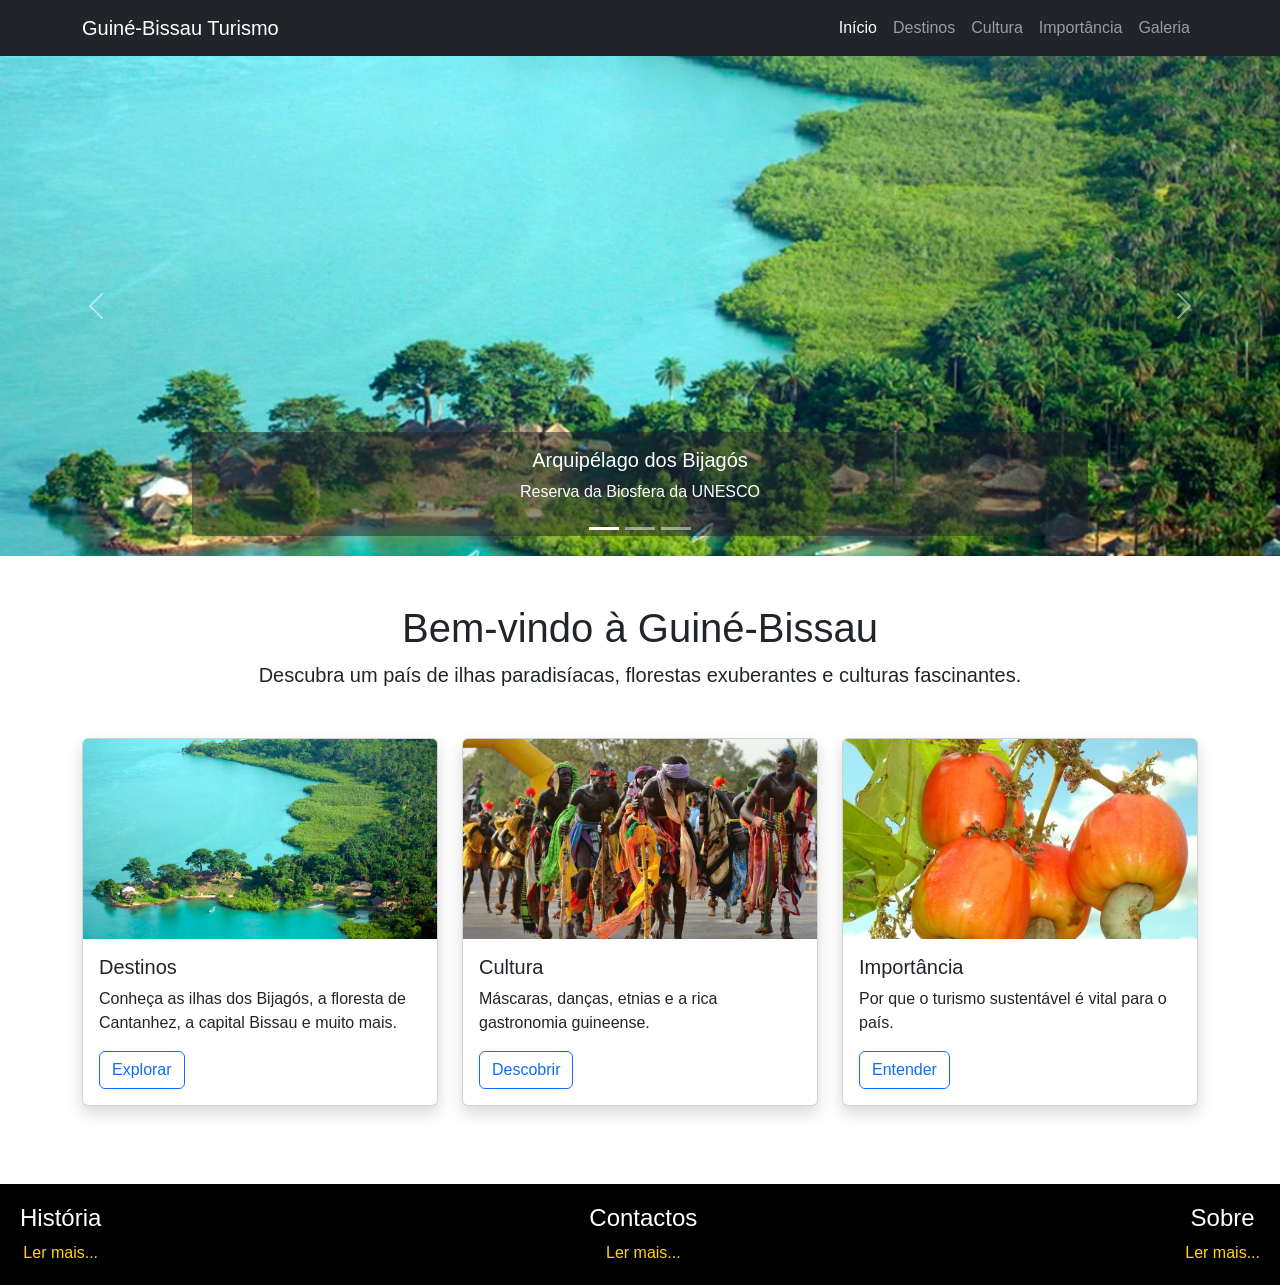
<file: index.html>
<!DOCTYPE html>
<html lang="pt">
<head>
    <meta charset="UTF-8">
    <meta name="viewport" content="width=device-width, initial-scale=1.0">
    <title>Guiné-Bissau Turismo</title>
    <!-- Bootstrap CSS e Bootstrap js -->
     <link rel="stylesheet" href="bootstrap-5.3.3-dist/css/bootstrap.min.css">
     <script src="bootstrap-5.3.3-dist/js/bootstrap.bundle.min.js"></script>
    <!-- CSS personalizado -->
    <link rel="stylesheet" href="css/Style.css">
</head>
<body>
    <nav class="navbar navbar-expand-lg navbar-dark bg-dark">
        <div class="container">
            <a class="navbar-brand" href="index.html">Guiné-Bissau Turismo</a>
            <button class="navbar-toggler" type="button" data-bs-toggle="collapse" data-bs-target="#navbarNav">
                <span class="navbar-toggler-icon"></span>
            </button>
            <div class="collapse navbar-collapse" id="navbarNav">
                <ul class="navbar-nav ms-auto">
                    <li class="nav-item"><a class="nav-link active" href="index.html">Início</a></li>
                    <li class="nav-item"><a class="nav-link" href="destinos.html">Destinos</a></li>
                    <li class="nav-item"><a class="nav-link" href="cultura.html">Cultura</a></li>
                    <li class="nav-item"><a class="nav-link" href="importancia.html">Importância</a></li>
                    <li class="nav-item"><a class="nav-link" href="galeria.html">Galeria</a></li>
                </ul>
            </div>
        </div>
    </nav>

    <!-- Carrossel de destaques -->
    <div id="carouselDestaques" class="carousel slide" data-bs-ride="carousel">
        <div class="carousel-indicators">
            <button type="button" data-bs-target="#carouselDestaques" data-bs-slide-to="0" class="active"></button>
            <button type="button" data-bs-target="#carouselDestaques" data-bs-slide-to="1"></button>
            <button type="button" data-bs-target="#carouselDestaques" data-bs-slide-to="2"></button>
        </div>
        <div class="carousel-inner">
            <div class="carousel-item active">
                <img src="img/BOLAMA~mv2.webp" class="d-block w-100" alt="Praias">
                <div class="carousel-caption d-none d-md-block bg-dark bg-opacity-50 p-3 rounded">
                    <h5>Arquipélago dos Bijagós</h5>
                    <p>Reserva da Biosfera da UNESCO</p>
                </div>
            </div>
            <div class="carousel-item">
                <img src="img/Poilao-1536x1022.jpg" class="d-block w-100" alt="Floresta">
                <div class="carousel-caption d-none d-md-block bg-dark bg-opacity-50 p-3 rounded">
                    <h5>Parque Nacional de Cantanhez</h5>
                    <p>Floresta tropical e chimpanzés</p>
                </div>
            </div>
            <div class="carousel-item">
                <img src="img/Mercado Bandim.jpg" class="d-block w-100" alt="Mercado">
                <div class="carousel-caption d-none d-md-block bg-dark bg-opacity-50 p-3 rounded">
                    <h5>Mercado de Bandim</h5>
                    <p>Cores e sabores de Bissau</p>
                </div>
            </div>
        </div>
        <button class="carousel-control-prev" type="button" data-bs-target="#carouselDestaques" data-bs-slide="prev">
            <span class="carousel-control-prev-icon"></span>
            <span class="visually-hidden">Anterior</span>
        </button>
        <button class="carousel-control-next" type="button" data-bs-target="#carouselDestaques" data-bs-slide="next">
            <span class="carousel-control-next-icon"></span>
            <span class="visually-hidden">Próximo</span>
        </button>
    </div>

    <!-- Conteúdo principal -->
    <main class="container my-5">
        <div class="text-center mb-5">
            <h1>Bem-vindo à Guiné-Bissau</h1>
            <p class="lead">Descubra um país de ilhas paradisíacas, florestas exuberantes e culturas fascinantes.</p>
        </div>

        <!-- Cards de chamada para as seções -->
        <div class="row g-4">
            
            <div class="col-md-4">
                <div class="card h-100 shadow">
                    <img src="img/BOLAMA~mv2.webp" class="card-img-top" alt="Destinos">
                    <div class="card-body">
                        <h5 class="card-title">Destinos</h5>
                        <p class="card-text">Conheça as ilhas dos Bijagós, a floresta de Cantanhez, a capital Bissau e muito mais.</p>
                        <a href="destinos.html" class="btn btn-outline-primary">Explorar</a>
                    </div>
                </div>
            </div>

            <div class="col-md-4">
                <div class="card h-100 shadow">
                    <img src="img/Carnaval .jpg" class="card-img-top" alt="Cultura">
                    <div class="card-body">
                        <h5 class="card-title">Cultura</h5>
                        <p class="card-text">Máscaras, danças, etnias e a rica gastronomia guineense.</p>
                        <a href="cultura.html" class="btn btn-outline-primary">Descobrir</a>
                    </div>
                </div>
            </div>

            <div class="col-md-4">
                <div class="card h-100 shadow">
                    <img src="img/caju.jpg" class="card-img-top" alt="Importância">
                    <div class="card-body">
                        <h5 class="card-title">Importância</h5>
                        <p class="card-text">Por que o turismo sustentável é vital para o país.</p>
                        <a href="importancia.html" class="btn btn-outline-primary ">Entender</a>
                    </div>
                </div>
            </div>

        </div>
    </main>

    <!-- Rodapé -->
    <footer class="rodape">
        <div class="rodape-box">
            <h4>História</h4>
            <a href="historia.html">Ler mais...</a>
        </div>

        <div class="rodape-box">
            <h4>Contactos</h4>
            <a href="contato.html">Ler mais...</a>
        </div>

        <div class="rodape-box">
            <h4>Sobre</h4>
            <a href="sobre.html">Ler mais...</a>
        </div>
</footer>

</body>
</html>
</file>
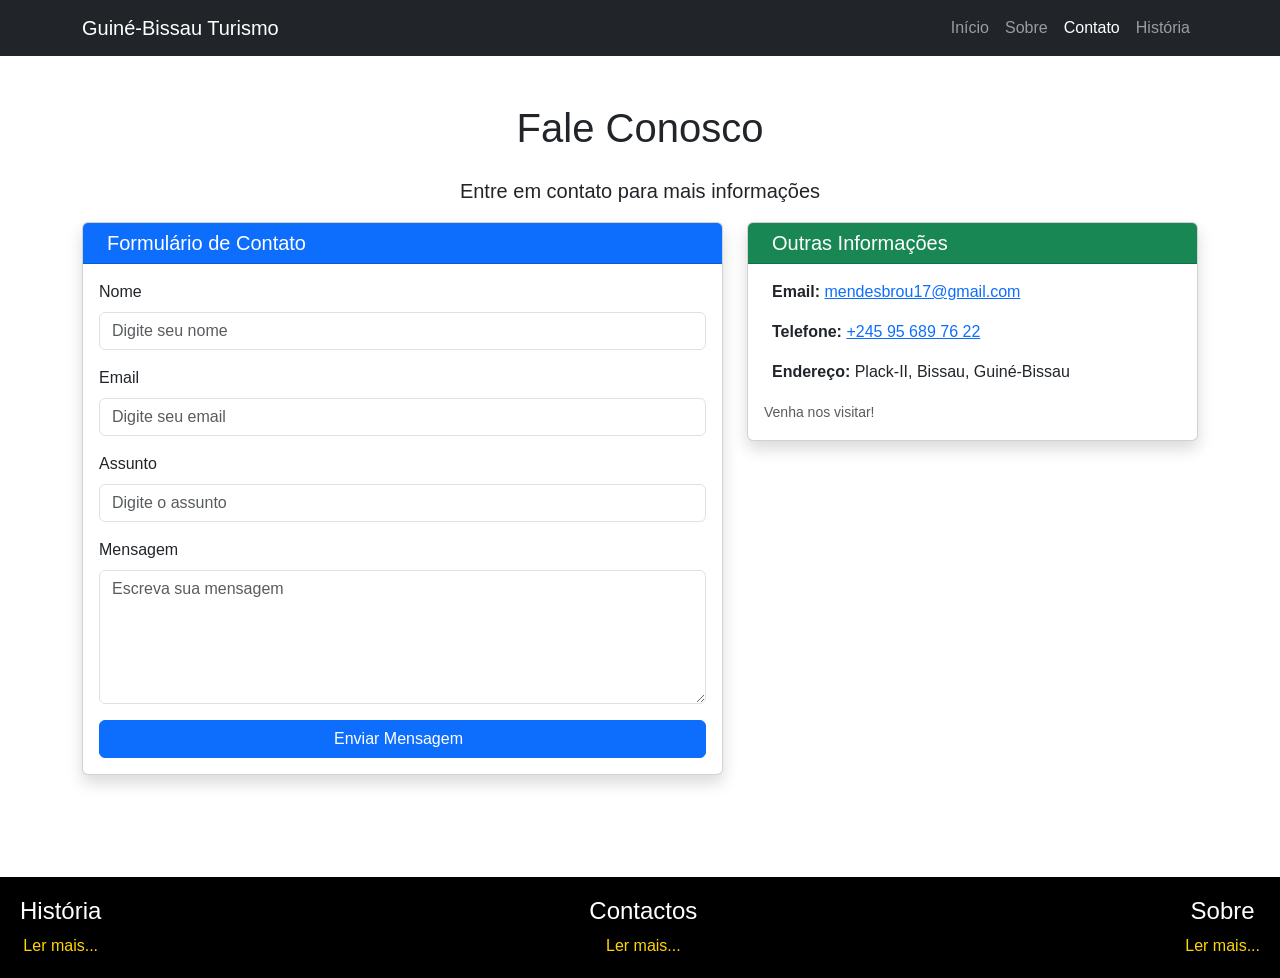
<file: contato.html>
<!DOCTYPE html>
<html lang="pt">
<head>
    <meta charset="UTF-8">
    <meta name="viewport" content="width=device-width, initial-scale=1.0">
    <title>Contato - Guiné-Bissau Turismo</title>
    <!-- Bootstrap CSS e Bootstrap js -->
     <link rel="stylesheet" href="bootstrap-5.3.3-dist/css/bootstrap.min.css">
     <script src="bootstrap-5.3.3-dist/js/bootstrap.bundle.min.js"></script>
    <!-- CSS personalizado -->
    <link rel="stylesheet" href="css/Style.css">

</head>
<body>
    <nav class="navbar navbar-expand-lg navbar-dark bg-dark">
        <div class="container">
            <a class="navbar-brand" href="index.html">Guiné-Bissau Turismo</a>
            <button class="navbar-toggler" type="button" data-bs-toggle="collapse" data-bs-target="#navbarNav">
                <span class="navbar-toggler-icon"></span>
            </button>
            <div class="collapse navbar-collapse" id="navbarNav">
                <ul class="navbar-nav ms-auto">
                    <li class="nav-item"><a class="nav-link" href="index.html">Início</a></li>
                    <li class="nav-item"><a class="nav-link" href="sobre.html">Sobre</a></li>
                    <li class="nav-item"><a class="nav-link active" href="contato.html">Contato</a></li>
                    <li class="nav-item"><a   class="nav-link" href="historia.html">História</a></li>
                </ul>
            </div>
        </div>
    </nav>

    <!-- Conteúdo principal -->
    <main class="container my-5">
        <!-- Título -->
        <h1 class="text-center mb-4">Fale Conosco</h1>
        <p class="text-center lead">Entre em contato para mais informações</p>


        <div class="row">
            <!-- Formulário de contato -->
            <div class="col-md-7 mb-4">
                <div class="card shadow">
                    <div class="card-header bg-primary text-white">
                        <h5 class="mb-0"><i class="bi bi-envelope-fill me-2"></i>Formulário de Contato</h5>
                    </div>
                    <div class="card-body">
                        <form id="formContato" action="contato.php" method="POST">
                            <div class="mb-3">
                                <label for="nome" class="form-label">Nome</label>
                                <input type="text" class="form-control" name="nome" id="nome" placeholder="Digite seu nome" required>
                            </div>
                            <div class="mb-3">
                                <label for="email" class="form-label">Email</label>
                                <input type="email" class="form-control" name="email" id="email" placeholder="Digite seu email" required>
                            </div>
                            <div class="mb-3">
                                <label for="assunto" class="form-label">Assunto</label>
                                <input type="text" class="form-control" name="assunto" id="assunto" placeholder="Digite o assunto" required>
                            </div>
                            <div class="mb-3">
                                <label for="mensagem" class="form-label">Mensagem</label>
                                <textarea class="form-control" name="mensagem" id="mensagem" rows="5" placeholder="Escreva sua mensagem" required></textarea>
                            </div>
                            <button type="submit" class="btn btn-primary w-100">Enviar Mensagem <i class="bi bi-send ms-2"></i></button>
                        </form>
                    </div>
                </div>
            </div>

            <!-- Outras Informações -->
            <div class="col-md-5 mb-4">
                <div class="card shadow">
                    <div class="card-header bg-success text-white">
                        <h5 class="mb-0"><i class="bi bi-info-circle-fill me-2"></i>Outras Informações</h5>
                    </div>
                    <div class="card-body">
                        <ul class="list-unstyled">
                            <li class="mb-3">
                                <i class="bi bi-envelope-fill text-primary me-2"></i>
                                <strong>Email:</strong> <a href="mailto:mendesbrou17@gmail.com">mendesbrou17@gmail.com</a>
                            </li>
                            <li class="mb-3">
                                <i class="bi bi-telephone-fill text-success me-2"></i>
                                <strong>Telefone:</strong> <a href="tel:+245956897622">+245 95 689 76 22</a>
                            </li>
                            <li class="mb-3">
                                <i class="bi bi-geo-alt-fill text-danger me-2"></i>
                                <strong>Endereço:</strong> Plack-II, Bissau, Guiné-Bissau
                            </li>
                        </ul>
                        <div class="mt-3 text-muted">
                            <small><i class="bi bi-map"></i> Venha nos visitar!</small>
                        </div>
                    </div>
                </div>
            </div>
        </div>
    </main>

    <!-- Rodapé -->
    <footer class="rodape">
        <div class="rodape-box">
            <h4>História</h4>
            <a href="historia.html">Ler mais...</a>
        </div>

        <div class="rodape-box">
            <h4>Contactos</h4>
            <a href="contato.html">Ler mais...</a>
        </div>

        <div class="rodape-box">
            <h4>Sobre</h4>
            <a href="sobre.html">Ler mais...</a>
        </div>
     </footer>

     
   
</body>
</html>
</file>
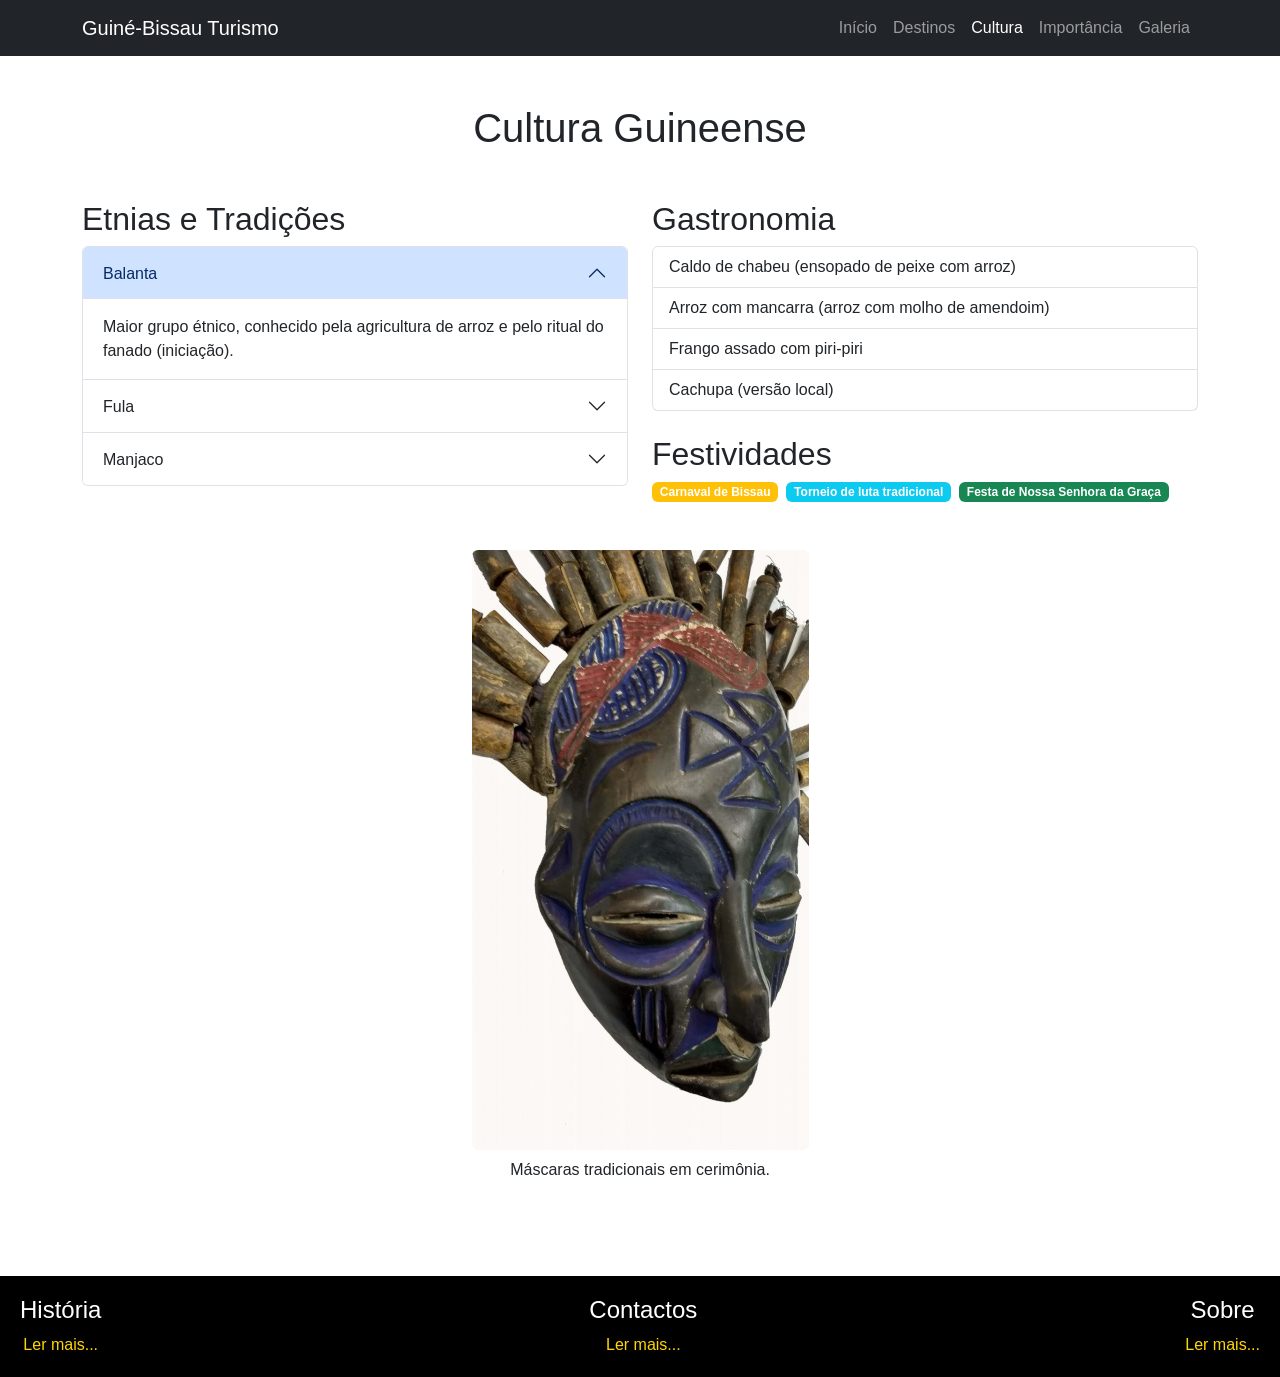
<file: Cultura.html>
<!DOCTYPE html>
<html lang="pt">
<head>
    <meta charset="UTF-8">
    <meta name="viewport" content="width=device-width, initial-scale=1.0">
    <title>Cultura - Guiné-Bissau</title>
    <meta charset="UTF-8">
    <meta name="viewport" content="width=device-width, initial-scale=1.0">
    <title>Guiné-Bissau Turismo</title>
    <!-- Bootstrap CSS e Bootstrap js -->
     <link rel="stylesheet" href="bootstrap-5.3.3-dist/css/bootstrap.min.css">
     <script src="bootstrap-5.3.3-dist/js/bootstrap.bundle.min.js"></script>
    
    <link rel="stylesheet" href="css/Style.css">
</head>
<body>
    <nav class="navbar navbar-expand-lg navbar-dark bg-dark">
        <div class="container">
            <a class="navbar-brand" href="index.html">Guiné-Bissau Turismo</a>
            <button class="navbar-toggler" type="button" data-bs-toggle="collapse" data-bs-target="#navbarNav">
                <span class="navbar-toggler-icon"></span>
            </button>
            <div class="collapse navbar-collapse" id="navbarNav">
                <ul class="navbar-nav ms-auto">
                    <li class="nav-item"><a class="nav-link" href="index.html">Início</a></li>
                    <li class="nav-item"><a class="nav-link " href="destinos.html">Destinos</a></li>
                    <li class="nav-item"><a class="nav-link active" href="cultura.html">Cultura</a></li>
                    <li class="nav-item"><a class="nav-link" href="importancia.html">Importância</a></li>
                    <li class="nav-item"><a class="nav-link" href="galeria.html">Galeria</a></li>
                </ul>
            </div>
        </div>
    </nav>

    <main class="container my-5">
        <h1 class="text-center mb-5">Cultura Guineense</h1>

        <div class="row">
            <div class="col-md-6">
                <h2>Etnias e Tradições</h2>
                <!-- Accordion com as etnias -->
                <div class="accordion" id="accordionEtnias">
                    <div class="accordion-item">
                        <h2 class="accordion-header">
                            <button class="accordion-button" type="button" data-bs-toggle="collapse" data-bs-target="#collapseBalanta">
                                Balanta
                            </button>
                        </h2>
                        <div id="collapseBalanta" class="accordion-collapse collapse show" data-bs-parent="#accordionEtnias">
                            <div class="accordion-body">
                                Maior grupo étnico, conhecido pela agricultura de arroz e pelo ritual do fanado (iniciação).
                            </div>
                        </div>
                    </div>
                    <div class="accordion-item">
                        <h2 class="accordion-header">
                            <button class="accordion-button collapsed" type="button" data-bs-toggle="collapse" data-bs-target="#collapseFula">
                                Fula
                            </button>
                        </h2>
                        <div id="collapseFula" class="accordion-collapse collapse" data-bs-parent="#accordionEtnias">
                            <div class="accordion-body">
                                Pastores e comerciantes, presentes em todo o país, de tradição islâmica.
                            </div>
                        </div>
                    </div>
                    <div class="accordion-item">
                        <h2 class="accordion-header">
                            <button class="accordion-button collapsed" type="button" data-bs-toggle="collapse" data-bs-target="#collapseManjaco">
                                Manjaco
                            </button>
                        </h2>
                        <div id="collapseManjaco" class="accordion-collapse collapse" data-bs-parent="#accordionEtnias">
                            <div class="accordion-body">
                                Conhecidos pelas máscaras cerimoniais e pela produção de vinho de palma.
                            </div>
                        </div>
                    </div>
                    <!-- adicione outras etnias -->
                </div>
            </div>
            <div class="col-md-6">
                <h2>Gastronomia</h2>
                <ul class="list-group">
                    <li class="list-group-item">Caldo de chabeu (ensopado de peixe com arroz)</li>
                    <li class="list-group-item">Arroz com mancarra (arroz com molho de amendoim)</li>
                    <li class="list-group-item">Frango assado com piri-piri</li>
                    <li class="list-group-item">Cachupa (versão local)</li>
                </ul>
                <h2 class="mt-4">Festividades</h2>
                <div class="d-flex flex-wrap gap-2">
                    <span class="badge bg-warning">Carnaval de Bissau</span>
                    <span class="badge bg-info">Torneio de luta tradicional</span>
                    <span class="badge bg-success">Festa de Nossa Senhora da Graça</span>
                </div>
            </div>
        </div>

        <!-- Imagem representativa -->
        <div class="text-center mt-5">
            <img src="img/Mascara.jpg" class="img-fluid rounded" alt="Cerimônia">
            <p class="mt-2">Máscaras tradicionais em cerimônia.</p>
        </div>
    </main>

<!-- Rodapé -->
    <footer class="rodape">
        <div class="rodape-box">
            <h4>História</h4>
            <a href="historia.html">Ler mais...</a>
        </div>

        <div class="rodape-box">
            <h4>Contactos</h4>
            <a href="contato.html">Ler mais...</a>
        </div>

        <div class="rodape-box">
            <h4>Sobre</h4>
            <a href="sobre.html">Ler mais...</a>
        </div>
</footer></body>
</html>
</file>
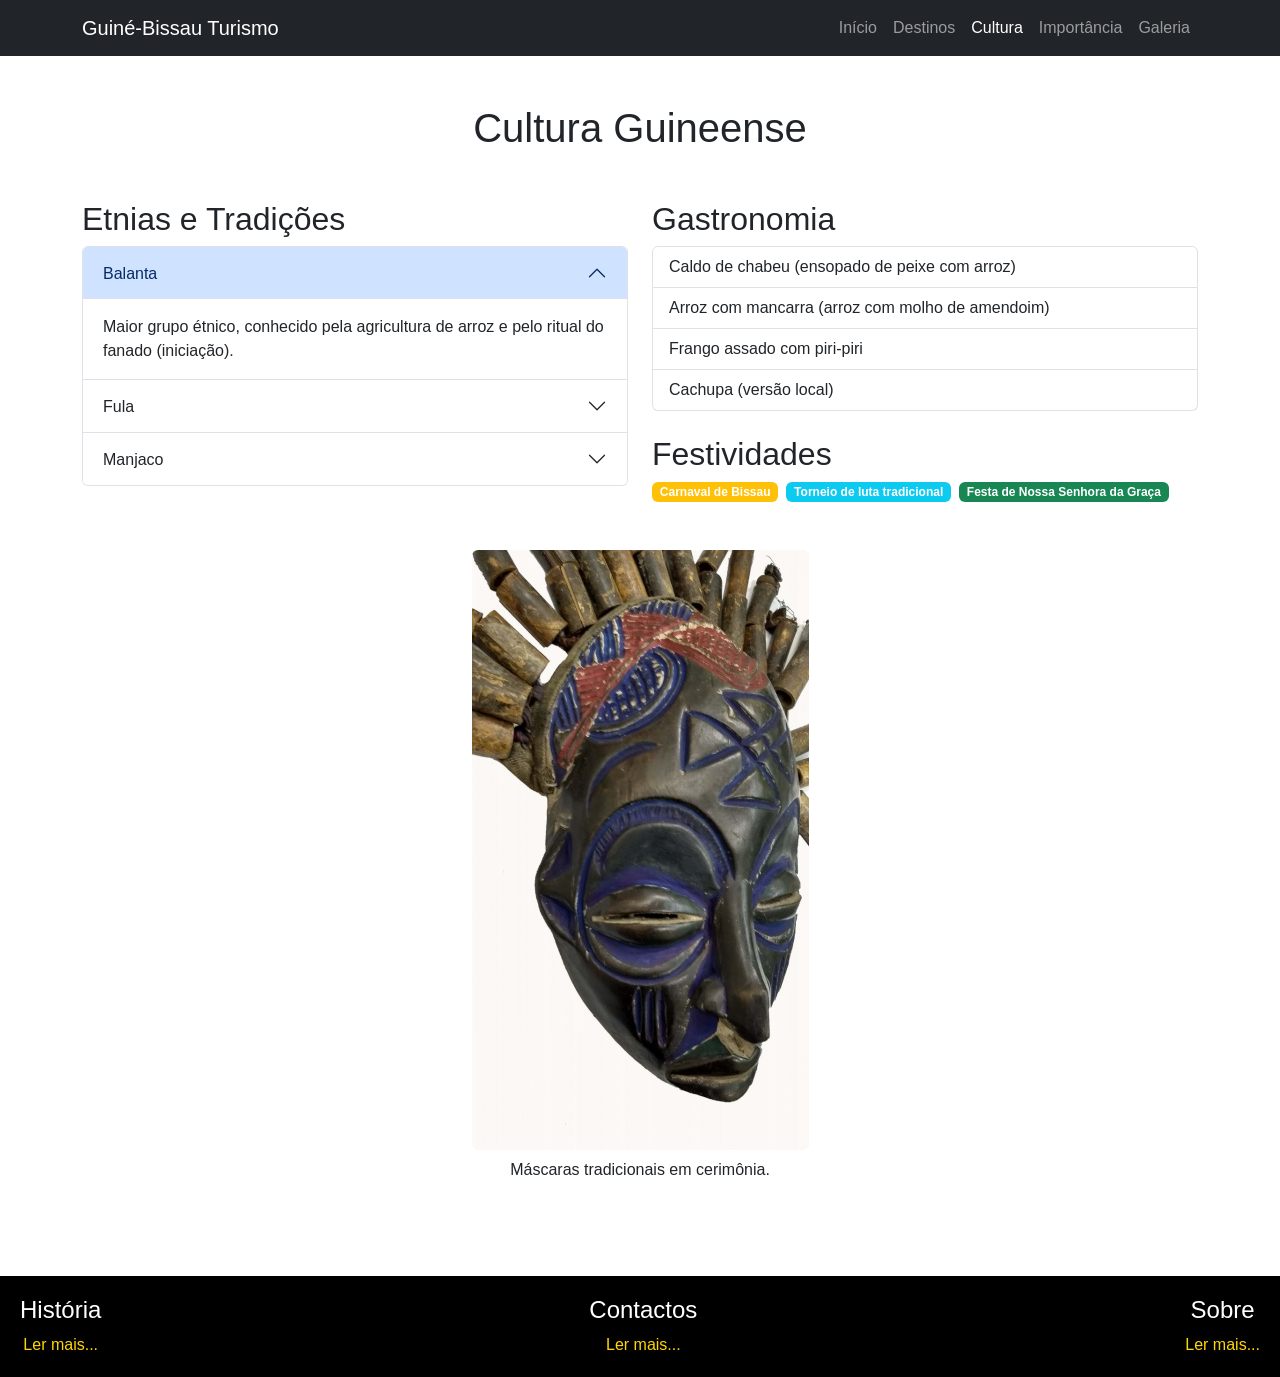
<file: cultura.html>
<!DOCTYPE html>
<html lang="pt">
<head>
    <meta charset="UTF-8">
    <meta name="viewport" content="width=device-width, initial-scale=1.0">
    <title>Cultura - Guiné-Bissau</title>
    <meta charset="UTF-8">
    <meta name="viewport" content="width=device-width, initial-scale=1.0">
    <title>Guiné-Bissau Turismo</title>
    <!-- Bootstrap CSS e Bootstrap js -->
     <link rel="stylesheet" href="bootstrap-5.3.3-dist/css/bootstrap.min.css">
     <script src="bootstrap-5.3.3-dist/js/bootstrap.bundle.min.js"></script>
    
    <link rel="stylesheet" href="css/Style.css">
</head>
<body>
    <nav class="navbar navbar-expand-lg navbar-dark bg-dark">
        <div class="container">
            <a class="navbar-brand" href="index.html">Guiné-Bissau Turismo</a>
            <button class="navbar-toggler" type="button" data-bs-toggle="collapse" data-bs-target="#navbarNav">
                <span class="navbar-toggler-icon"></span>
            </button>
            <div class="collapse navbar-collapse" id="navbarNav">
                <ul class="navbar-nav ms-auto">
                    <li class="nav-item"><a class="nav-link" href="index.html">Início</a></li>
                    <li class="nav-item"><a class="nav-link " href="destinos.html">Destinos</a></li>
                    <li class="nav-item"><a class="nav-link active" href="cultura.html">Cultura</a></li>
                    <li class="nav-item"><a class="nav-link" href="importancia.html">Importância</a></li>
                    <li class="nav-item"><a class="nav-link" href="galeria.html">Galeria</a></li>
                </ul>
            </div>
        </div>
    </nav> <!-- mesma navbar -->

    <main class="container my-5">
        <h1 class="text-center mb-5">Cultura Guineense</h1>

        <div class="row">
            <div class="col-md-6">
                <h2>Etnias e Tradições</h2>
                <!-- Accordion com as etnias -->
                <div class="accordion" id="accordionEtnias">
                    <div class="accordion-item">
                        <h2 class="accordion-header">
                            <button class="accordion-button" type="button" data-bs-toggle="collapse" data-bs-target="#collapseBalanta">
                                Balanta
                            </button>
                        </h2>
                        <div id="collapseBalanta" class="accordion-collapse collapse show" data-bs-parent="#accordionEtnias">
                            <div class="accordion-body">
                                Maior grupo étnico, conhecido pela agricultura de arroz e pelo ritual do fanado (iniciação).
                            </div>
                        </div>
                    </div>
                    <div class="accordion-item">
                        <h2 class="accordion-header">
                            <button class="accordion-button collapsed" type="button" data-bs-toggle="collapse" data-bs-target="#collapseFula">
                                Fula
                            </button>
                        </h2>
                        <div id="collapseFula" class="accordion-collapse collapse" data-bs-parent="#accordionEtnias">
                            <div class="accordion-body">
                                Pastores e comerciantes, presentes em todo o país, de tradição islâmica.
                            </div>
                        </div>
                    </div>
                    <div class="accordion-item">
                        <h2 class="accordion-header">
                            <button class="accordion-button collapsed" type="button" data-bs-toggle="collapse" data-bs-target="#collapseManjaco">
                                Manjaco
                            </button>
                        </h2>
                        <div id="collapseManjaco" class="accordion-collapse collapse" data-bs-parent="#accordionEtnias">
                            <div class="accordion-body">
                                Conhecidos pelas máscaras cerimoniais e pela produção de vinho de palma.
                            </div>
                        </div>
                    </div>
                    <!-- adicione outras etnias -->
                </div>
            </div>
            <div class="col-md-6">
                <h2>Gastronomia</h2>
                <ul class="list-group">
                    <li class="list-group-item">Caldo de chabeu (ensopado de peixe com arroz)</li>
                    <li class="list-group-item">Arroz com mancarra (arroz com molho de amendoim)</li>
                    <li class="list-group-item">Frango assado com piri-piri</li>
                    <li class="list-group-item">Cachupa (versão local)</li>
                </ul>
                <h2 class="mt-4">Festividades</h2>
                <div class="d-flex flex-wrap gap-2">
                    <span class="badge bg-warning">Carnaval de Bissau</span>
                    <span class="badge bg-info">Torneio de luta tradicional</span>
                    <span class="badge bg-success">Festa de Nossa Senhora da Graça</span>
                </div>
            </div>
        </div>

        <!-- Imagem representativa -->
        <div class="text-center mt-5">
            <img src="img/Mascara.jpg" class="img-fluid rounded" alt="Cerimônia">
            <p class="mt-2">Máscaras tradicionais em cerimônia.</p>
        </div>
    </main>

<!-- Rodapé -->
    <footer class="rodape">
        <div class="rodape-box">
            <h4>História</h4>
            <a href="historia.html">Ler mais...</a>
        </div>

        <div class="rodape-box">
            <h4>Contactos</h4>
            <a href="contato.html">Ler mais...</a>
        </div>

        <div class="rodape-box">
            <h4>Sobre</h4>
            <a href="sobre.html">Ler mais...</a>
        </div>
</footer></body>
</html>
</file>
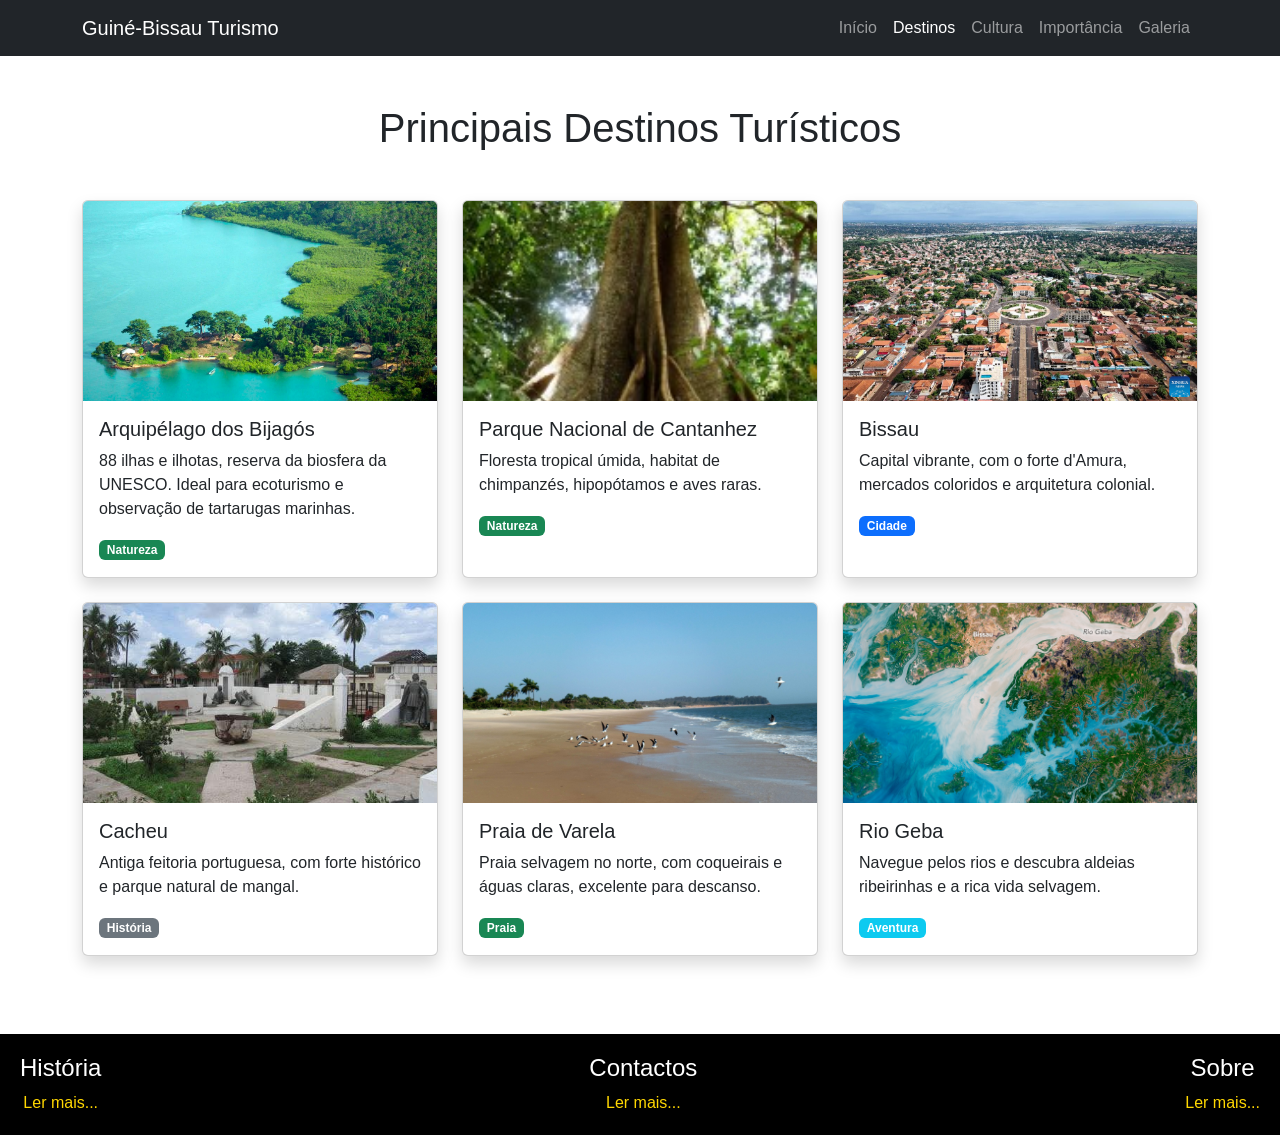
<file: destinos.html>
<!DOCTYPE html>
<html lang="pt">
<head>
    <meta charset="UTF-8">
    <meta name="viewport" content="width=device-width, initial-scale=1.0">
    <title>Destinos - Guiné-Bissau</title>
    <meta charset="UTF-8">
    <meta name="viewport" content="width=device-width, initial-scale=1.0">
    <title>Guiné-Bissau Turismo</title>
    <!-- Bootstrap CSS e Bootstrap js -->
     <link rel="stylesheet" href="bootstrap-5.3.3-dist/css/bootstrap.min.css">
     <script src="bootstrap-5.3.3-dist/js/bootstrap.bundle.min.js"></script>
    
    <link rel="stylesheet" href="css/Style.css">
</head>
<body>
    <nav class="navbar navbar-expand-lg navbar-dark bg-dark">
        <div class="container">
            <a class="navbar-brand" href="index.html">Guiné-Bissau Turismo</a>
            <button class="navbar-toggler" type="button" data-bs-toggle="collapse" data-bs-target="#navbarNav">
                <span class="navbar-toggler-icon"></span>
            </button>
            <div class="collapse navbar-collapse" id="navbarNav">
                <ul class="navbar-nav ms-auto">
                    <li class="nav-item"><a class="nav-link" href="index.html">Início</a></li>
                    <li class="nav-item"><a class="nav-link active" href="destinos.html">Destinos</a></li>
                    <li class="nav-item"><a class="nav-link" href="cultura.html">Cultura</a></li>
                    <li class="nav-item"><a class="nav-link" href="importancia.html">Importância</a></li>
                    <li class="nav-item"><a class="nav-link" href="galeria.html">Galeria</a></li>
                </ul>
            </div>
        </div>
    </nav>

    <main class="container my-5" >
        <h1 class="text-center mb-5">Principais Destinos Turísticos</h1>

        <div class="row g-4" >
            
            <!-- Destino 1 -->
            <div class="col-lg-4 col-md-6">
                <div class="card h-100 shadow">
                    <img src="img/BOLAMA.webp" class="card-img-top" alt="Bijagós">
                    <div class="card-body">
                        <h5 class="card-title">Arquipélago dos Bijagós</h5>
                        <p class="card-text">88 ilhas e ilhotas, reserva da biosfera da UNESCO. Ideal para ecoturismo e observação de tartarugas marinhas.</p>
                        <span class="badge bg-success">Natureza</span>
                    </div>
                </div>
            </div>

            <!-- Destino 2 -->
            <div class="col-lg-4 col-md-6">
                <div class="card h-100 shadow">
                    <img src="img/cantanhez.jpg" class="card-img-top" alt="Cantanhez">
                    <div class="card-body">
                        <h5 class="card-title">Parque Nacional de Cantanhez</h5>
                        <p class="card-text">Floresta tropical úmida, habitat de chimpanzés, hipopótamos e aves raras.</p>
                        <span class="badge bg-success">Natureza</span>
                    </div>
                </div>
            </div>

            <!-- Destino 3 -->
            <div class="col-lg-4 col-md-6">
                <div class="card h-100 shadow">
                    <img src="img/BISSAU.jpeg" class="card-img-top" alt="Bissau">
                    <div class="card-body">
                        <h5 class="card-title">Bissau</h5>
                        <p class="card-text">Capital vibrante, com o forte d'Amura, mercados coloridos e arquitetura colonial.</p>
                        <span class="badge bg-primary">Cidade</span>
                    </div>
                </div>
            </div>

            <!-- Destino 4 -->
            <div class="col-lg-4 col-md-6">
                <div class="card h-100 shadow">
                    <img src="img/Cacheu.jpg" class="card-img-top" alt="Cacheu">
                    <div class="card-body">
                        <h5 class="card-title">Cacheu</h5>
                        <p class="card-text">Antiga feitoria portuguesa, com forte histórico e parque natural de mangal.</p>
                        <span class="badge bg-secondary">História</span>
                    </div>
                </div>
            </div>

            <!-- Destino 5 -->
            <div class="col-lg-4 col-md-6">
                <div class="card h-100 shadow">
                    <img src="img/Varela praia-1.jpg" class="card-img-top" alt="Varela">
                    <div class="card-body">
                        <h5 class="card-title">Praia de Varela</h5>
                        <p class="card-text">Praia selvagem no norte, com coqueirais e águas claras, excelente para descanso.</p>
                        <span class="badge bg-success">Praia</span>
                    </div>
                </div>
            </div>

            <!-- Destino 6 -->
            <div class="col-lg-4 col-md-6">
                <div class="card h-100 shadow">
                    <img src="img/RIO GEBA.jpg" class="card-img-top" alt="Rio Geba">
                    <div class="card-body">
                        <h5 class="card-title">Rio Geba</h5>
                        <p class="card-text">Navegue pelos rios e descubra aldeias ribeirinhas e a rica vida selvagem.</p>
                        <span class="badge bg-info">Aventura</span>
                    </div>
                </div>
            </div>

        </div>
    </main>

     <!-- Rodapé -->
    <footer class="rodape">
        <div class="rodape-box">
            <h4>História</h4>
            <a href="historia.html">Ler mais...</a>
        </div>

        <div class="rodape-box">
            <h4>Contactos</h4>
            <a href="contato.html">Ler mais...</a>
        </div>

        <div class="rodape-box">
            <h4>Sobre</h4>
            <a href="sobre.html">Ler mais...</a>
        </div>
</footer>


</body>
</html>
</file>
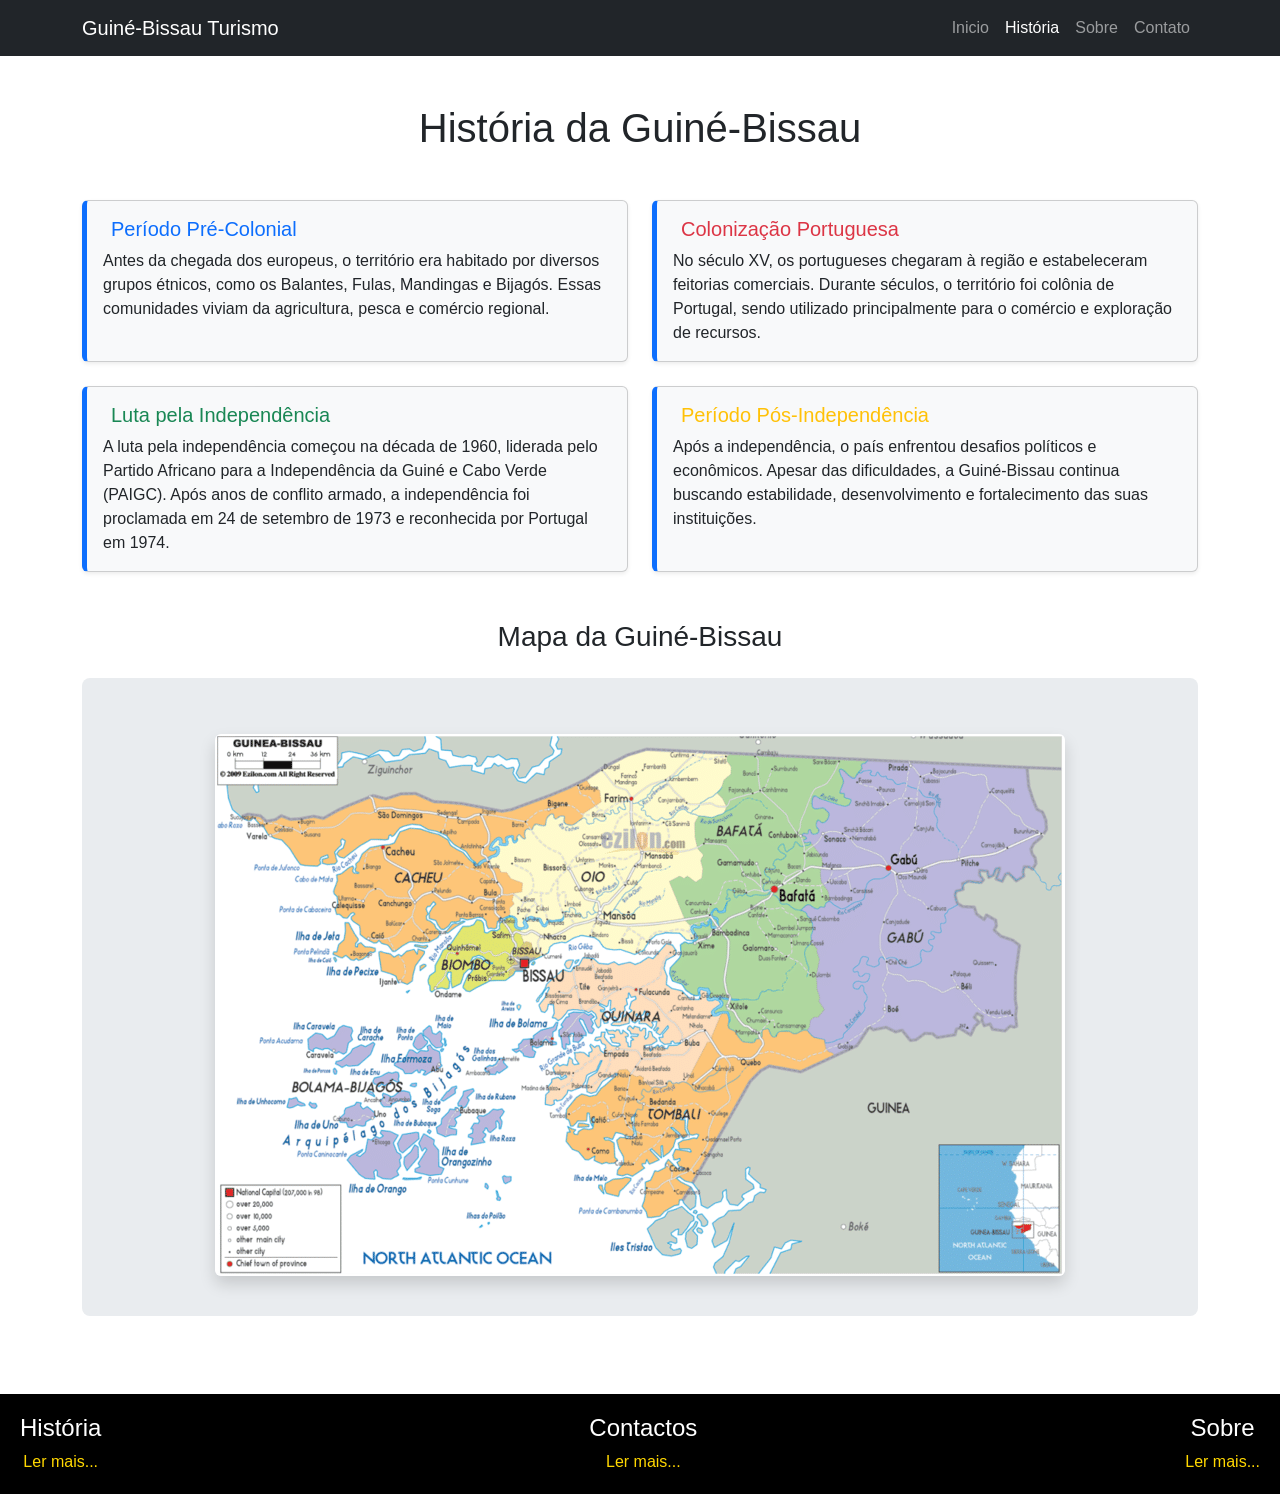
<file: historia.html>
<!DOCTYPE html>
<html lang="pt">
<head>
    <meta charset="UTF-8">
    <meta name="viewport" content="width=device-width, initial-scale=1.0">
    <title>História - Guiné-Bissau Turismo</title>
    <!-- Bootstrap CSS e Bootstrap js -->
     <link rel="stylesheet" href="bootstrap-5.3.3-dist/css/bootstrap.min.css">
     <script src="bootstrap-5.3.3-dist/js/bootstrap.bundle.min.js"></script>
    <!-- CSS personalizado -->
    <link rel="stylesheet" href="css/Style.css">

    <style>
        /* Estilo adicional para os cards de história */
        .historia-card {
            border-left: 5px solid #0d6efd;
            background-color: #f8f9fa;
            transition: transform 0.2s;
        }
        .historia-card:hover {
            transform: translateY(-5px);
            box-shadow: 0 10px 20px rgba(0,0,0,0.1);
        }
        .mapa-placeholder {
            background-color: #e9ecef;
            padding: 40px;
            text-align: center;
            border-radius: 8px;
            color: #6c757d;
        }
    </style>
</head>
<body>
    <nav class="navbar navbar-expand-lg navbar-dark bg-dark">
        <div class="container">
            <a class="navbar-brand" href="index.html">Guiné-Bissau Turismo</a>
            <button class="navbar-toggler" type="button" data-bs-toggle="collapse" data-bs-target="#navbarNav">
                <span class="navbar-toggler-icon"></span>
            </button>
            <div class="collapse navbar-collapse" id="navbarNav">
                <ul class="navbar-nav ms-auto">
                    <li class="nav-item"><a class="nav-link" href="index.html">Inicio</a></li>
                    <li class="nav-item"><a class="nav-link active" href="historia.html">História</a></li>
                    <li class="nav-item"><a class="nav-link" href="sobre.html">Sobre</a></li>
                    <li class="nav-item"><a class="nav-link" href="contato.html">Contato</a></li>
                </ul>
            </div>
        </div>
    </nav>

    <!-- Conteúdo principal -->
    <main class="container my-5">
        <h1 class="text-center mb-5">História da Guiné-Bissau</h1>

        <!-- Linha do tempo / períodos históricos -->
        <div class="row g-4">
            <!-- Período Pré-Colonial -->
            <div class="col-md-6">
                <div class="card historia-card h-100 shadow-sm">
                    <div class="card-body">
                        <h5 class="card-title text-primary">
                            <i class="bi bi-tree-fill me-2"></i>Período Pré-Colonial
                        </h5>
                        <p class="card-text">
                            Antes da chegada dos europeus, o território era habitado por diversos grupos étnicos, 
                            como os Balantes, Fulas, Mandingas e Bijagós. Essas comunidades viviam da agricultura, 
                            pesca e comércio regional.
                        </p>
                    </div>
                </div>
            </div>

            <!-- Colonização Portuguesa -->
            <div class="col-md-6">
                <div class="card historia-card h-100 shadow-sm">
                    <div class="card-body">
                        <h5 class="card-title text-danger">
                            <i class="bi bi-ship-fill me-2"></i>Colonização Portuguesa
                        </h5>
                        <p class="card-text">
                            No século XV, os portugueses chegaram à região e estabeleceram feitorias comerciais. 
                            Durante séculos, o território foi colônia de Portugal, sendo utilizado principalmente 
                            para o comércio e exploração de recursos.
                        </p>
                    </div>
                </div>
            </div>

            <!-- Luta pela Independência -->
            <div class="col-md-6">
                <div class="card historia-card h-100 shadow-sm">
                    <div class="card-body">
                        <h5 class="card-title text-success">
                            <i class="bi bi-flag-fill me-2"></i>Luta pela Independência
                        </h5>
                        <p class="card-text">
                            A luta pela independência começou na década de 1960, liderada pelo Partido Africano para 
                            a Independência da Guiné e Cabo Verde (PAIGC). Após anos de conflito armado, a independência 
                            foi proclamada em 24 de setembro de 1973 e reconhecida por Portugal em 1974.
                        </p>
                    </div>
                </div>
            </div>

            <!-- Período Pós-Independência -->
            <div class="col-md-6">
                <div class="card historia-card h-100 shadow-sm">
                    <div class="card-body">
                        <h5 class="card-title text-warning">
                            <i class="bi bi-building-fill me-2"></i>Período Pós-Independência
                        </h5>
                        <p class="card-text">
                            Após a independência, o país enfrentou desafios políticos e econômicos. Apesar das 
                            dificuldades, a Guiné-Bissau continua buscando estabilidade, desenvolvimento e 
                            fortalecimento das suas instituições.
                        </p>
                    </div>
                </div>
            </div>
        </div>

        <!-- Mapa da Guiné-Bissau (ilustrativo) -->
        <div class="mt-5">
            <h3 class="text-center mb-4">Mapa da Guiné-Bissau</h3>
            <div class="mapa-placeholder">
                <i class="bi bi-map fs-1 d-block mb-3"></i>
                <p class="mb-0"><img src="img/Mapa.png"   class="img-fluid rounded shadow" alt="Mapa da Guinnné-issau"></p>
            </div>
            
        </div>

    </main>

    <!-- Rodapé -->
    <footer class="rodape">
        <div class="rodape-box">
            <h4>História</h4>
            <a href="historia.html">Ler mais...</a>
        </div>

        <div class="rodape-box">
            <h4>Contactos</h4>
            <a href="contato.html">Ler mais...</a>
        </div>

        <div class="rodape-box">
            <h4>Sobre</h4>
            <a href="sobre.html">Ler mais...</a>
        </div>
     </footer>

</body>
</html>
</file>
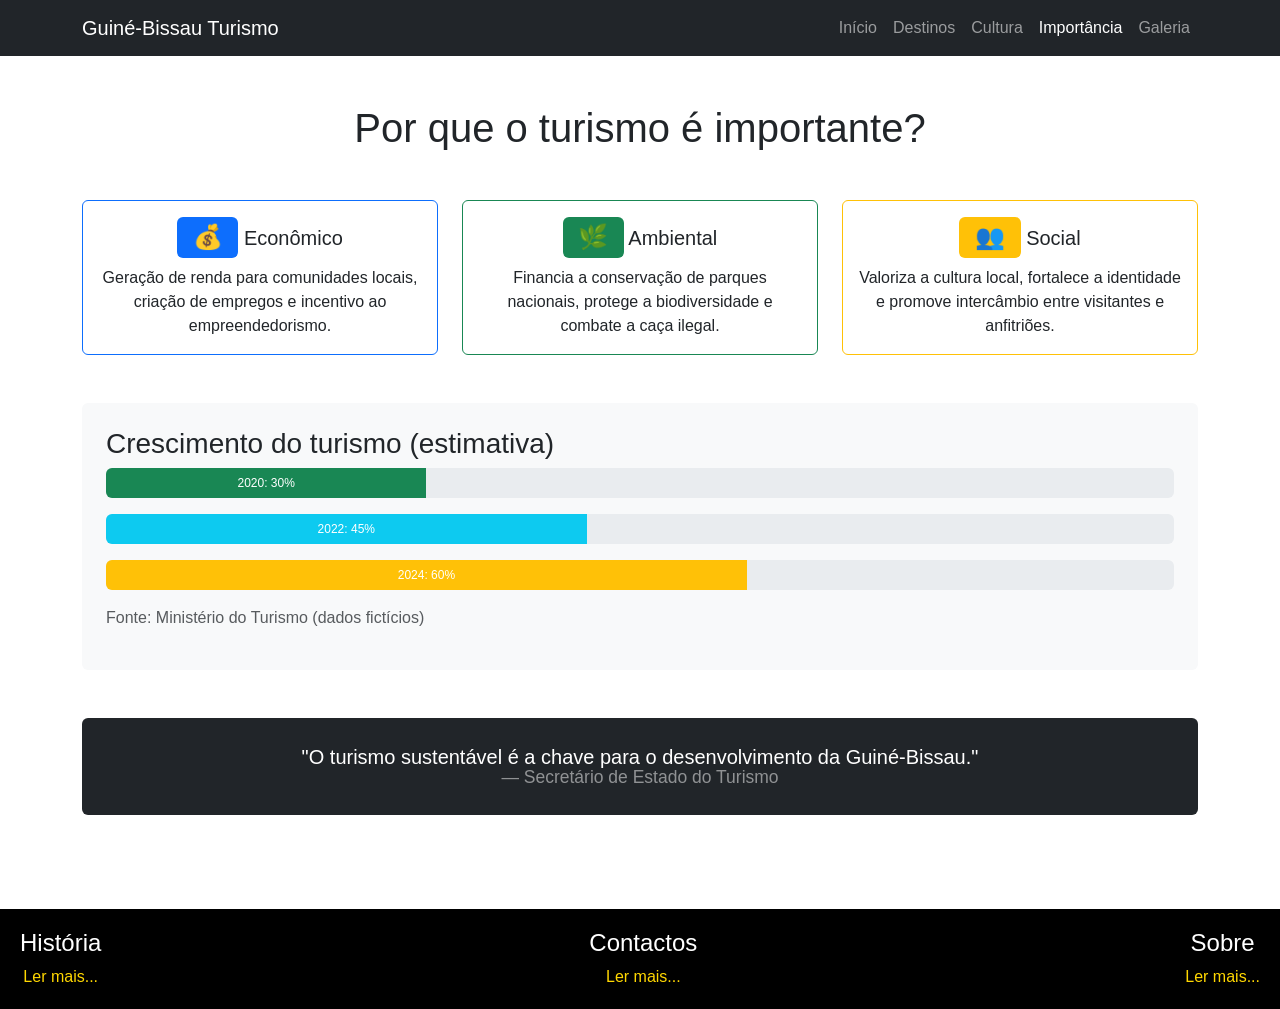
<file: Importancia.html>
<!DOCTYPE html>
<html lang="pt">
<head>
    <meta charset="UTF-8">
    <meta name="viewport" content="width=device-width, initial-scale=1.0">
    <title>Guiné-Bissau Turismo</title>
    <!-- Bootstrap CSS e Bootstrap js -->
     <link rel="stylesheet" href="bootstrap-5.3.3-dist/css/bootstrap.min.css">
     <script src="bootstrap-5.3.3-dist/js/bootstrap.bundle.min.js"></script>
     <link rel="stylesheet" href="css/Style.css">
    
    
</head>
<body>
    <nav class="navbar navbar-expand-lg navbar-dark bg-dark">
        <div class="container">
            <a class="navbar-brand" href="index.html">Guiné-Bissau Turismo</a>
            <button class="navbar-toggler" type="button" data-bs-toggle="collapse" data-bs-target="#navbarNav">
                <span class="navbar-toggler-icon"></span>
            </button>
            <div class="collapse navbar-collapse" id="navbarNav">
                <ul class="navbar-nav ms-auto">
                    <li class="nav-item"><a class="nav-link" href="index.html">Início</a></li>
                    <li class="nav-item"><a class="nav-link" href="destinos.html">Destinos</a></li>
                    <li class="nav-item"><a class="nav-link" href="cultura.html">Cultura</a></li>
                    <li class="nav-item"><a class="nav-link active" href="importancia.html">Importância</a></li>
                    <li class="nav-item"><a class="nav-link" href="galeria.html">Galeria</a></li>
                </ul>
            </div>
        </div>
    </nav>
    <main class="container my-5">
        <h1 class="text-center mb-5">Por que o turismo é importante?</h1>

        <div class="row text-center g-4">
            <div class="col-md-4">
                <div class="card h-100 border-primary">
                    <div class="card-body">
                        <h5 class="card-title"><span class="badge bg-primary fs-4">💰</span> Econômico</h5>
                        <p class="card-text">Geração de renda para comunidades locais, criação de empregos e incentivo ao empreendedorismo.</p>
                    </div>
                </div>
            </div>
            <div class="col-md-4">
                <div class="card h-100 border-success">
                    <div class="card-body">
                        <h5 class="card-title"><span class="badge bg-success fs-4">🌿</span> Ambiental</h5>
                        <p class="card-text">Financia a conservação de parques nacionais, protege a biodiversidade e combate a caça ilegal.</p>
                    </div>
                </div>
            </div>
            <div class="col-md-4">
                <div class="card h-100 border-warning">
                    <div class="card-body">
                        <h5 class="card-title"><span class="badge bg-warning fs-4">👥</span> Social</h5>
                        <p class="card-text">Valoriza a cultura local, fortalece a identidade e promove intercâmbio entre visitantes e anfitriões.</p>
                    </div>
                </div>
            </div>
        </div>

        <!-- Gráfico ilustrativo (barras) -->
        <div class="mt-5 p-4 bg-light rounded">
            <h3>Crescimento do turismo (estimativa)</h3>
            <div class="progress mb-3" style="height: 30px;">
                <div class="progress-bar bg-success" style="width: 30%">2020: 30%</div>
            </div>
            <div class="progress mb-3" style="height: 30px;">
                <div class="progress-bar bg-info" style="width: 45%">2022: 45%</div>
            </div>
            <div class="progress mb-3" style="height: 30px;">
                <div class="progress-bar bg-warning" style="width: 60%">2024: 60%</div>
            </div>
            <p class="text-muted">Fonte: Ministério do Turismo (dados fictícios)</p>
        </div>

        <blockquote class="blockquote text-center mt-5 p-4 bg-dark text-white rounded">
            <p class="mb-2">"O turismo sustentável é a chave para o desenvolvimento da Guiné-Bissau."</p>
            <footer class="blockquote-footer text-white-50">Secretário de Estado do Turismo</footer>
        </blockquote>
    </main>

<!-- Rodapé -->
    <footer class="rodape">
        <div class="rodape-box">
            <h4>História</h4>
            <a href="historia.html">Ler mais...</a>
        </div>

        <div class="rodape-box">
            <h4>Contactos</h4>
            <a href="contato.html">Ler mais...</a>
        </div>

        <div class="rodape-box">
            <h4>Sobre</h4>
            <a href="sobre.html">Ler mais...</a>
        </div>
     </footer>
</body>
</html>
</file>
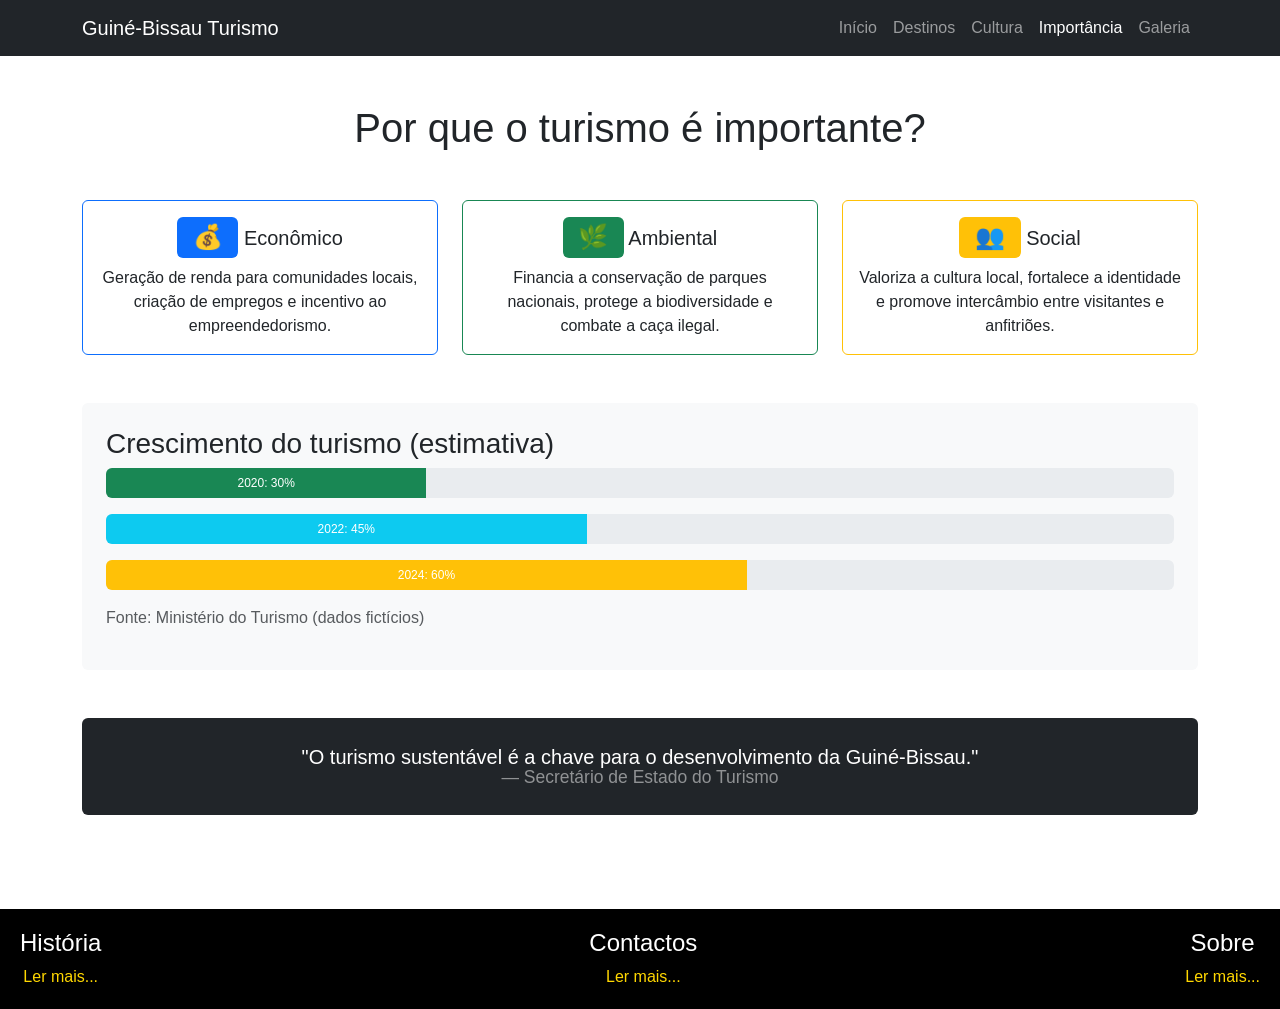
<file: importancia.html>
<!DOCTYPE html>
<html lang="pt">
<head>
    <meta charset="UTF-8">
    <meta name="viewport" content="width=device-width, initial-scale=1.0">
    <title>Guiné-Bissau Turismo</title>
    <!-- Bootstrap CSS e Bootstrap js -->
     <link rel="stylesheet" href="bootstrap-5.3.3-dist/css/bootstrap.min.css">
     <script src="bootstrap-5.3.3-dist/js/bootstrap.bundle.min.js"></script>
     <link rel="stylesheet" href="css/Style.css">
    
    
</head>
<body>
    <nav class="navbar navbar-expand-lg navbar-dark bg-dark">
        <div class="container">
            <a class="navbar-brand" href="index.html">Guiné-Bissau Turismo</a>
            <button class="navbar-toggler" type="button" data-bs-toggle="collapse" data-bs-target="#navbarNav">
                <span class="navbar-toggler-icon"></span>
            </button>
            <div class="collapse navbar-collapse" id="navbarNav">
                <ul class="navbar-nav ms-auto">
                    <li class="nav-item"><a class="nav-link" href="index.html">Início</a></li>
                    <li class="nav-item"><a class="nav-link" href="destinos.html">Destinos</a></li>
                    <li class="nav-item"><a class="nav-link" href="cultura.html">Cultura</a></li>
                    <li class="nav-item"><a class="nav-link active" href="importancia.html">Importância</a></li>
                    <li class="nav-item"><a class="nav-link" href="galeria.html">Galeria</a></li>
                </ul>
            </div>
        </div>
    </nav>
    <main class="container my-5">
        <h1 class="text-center mb-5">Por que o turismo é importante?</h1>

        <div class="row text-center g-4">
            <div class="col-md-4">
                <div class="card h-100 border-primary">
                    <div class="card-body">
                        <h5 class="card-title"><span class="badge bg-primary fs-4">💰</span> Econômico</h5>
                        <p class="card-text">Geração de renda para comunidades locais, criação de empregos e incentivo ao empreendedorismo.</p>
                    </div>
                </div>
            </div>
            <div class="col-md-4">
                <div class="card h-100 border-success">
                    <div class="card-body">
                        <h5 class="card-title"><span class="badge bg-success fs-4">🌿</span> Ambiental</h5>
                        <p class="card-text">Financia a conservação de parques nacionais, protege a biodiversidade e combate a caça ilegal.</p>
                    </div>
                </div>
            </div>
            <div class="col-md-4">
                <div class="card h-100 border-warning">
                    <div class="card-body">
                        <h5 class="card-title"><span class="badge bg-warning fs-4">👥</span> Social</h5>
                        <p class="card-text">Valoriza a cultura local, fortalece a identidade e promove intercâmbio entre visitantes e anfitriões.</p>
                    </div>
                </div>
            </div>
        </div>

        <!-- Gráfico ilustrativo (barras) -->
        <div class="mt-5 p-4 bg-light rounded">
            <h3>Crescimento do turismo (estimativa)</h3>
            <div class="progress mb-3" style="height: 30px;">
                <div class="progress-bar bg-success" style="width: 30%">2020: 30%</div>
            </div>
            <div class="progress mb-3" style="height: 30px;">
                <div class="progress-bar bg-info" style="width: 45%">2022: 45%</div>
            </div>
            <div class="progress mb-3" style="height: 30px;">
                <div class="progress-bar bg-warning" style="width: 60%">2024: 60%</div>
            </div>
            <p class="text-muted">Fonte: Ministério do Turismo (dados fictícios)</p>
        </div>

        <blockquote class="blockquote text-center mt-5 p-4 bg-dark text-white rounded">
            <p class="mb-2">"O turismo sustentável é a chave para o desenvolvimento da Guiné-Bissau."</p>
            <footer class="blockquote-footer text-white-50">Secretário de Estado do Turismo</footer>
        </blockquote>
    </main>

<!-- Rodapé -->
    <footer class="rodape">
        <div class="rodape-box">
            <h4>História</h4>
            <a href="historia.html">Ler mais...</a>
        </div>

        <div class="rodape-box">
            <h4>Contactos</h4>
            <a href="contato.html">Ler mais...</a>
        </div>

        <div class="rodape-box">
            <h4>Sobre</h4>
            <a href="sobre.html">Ler mais...</a>
        </div>
     </footer>
</body>
</html>
</file>
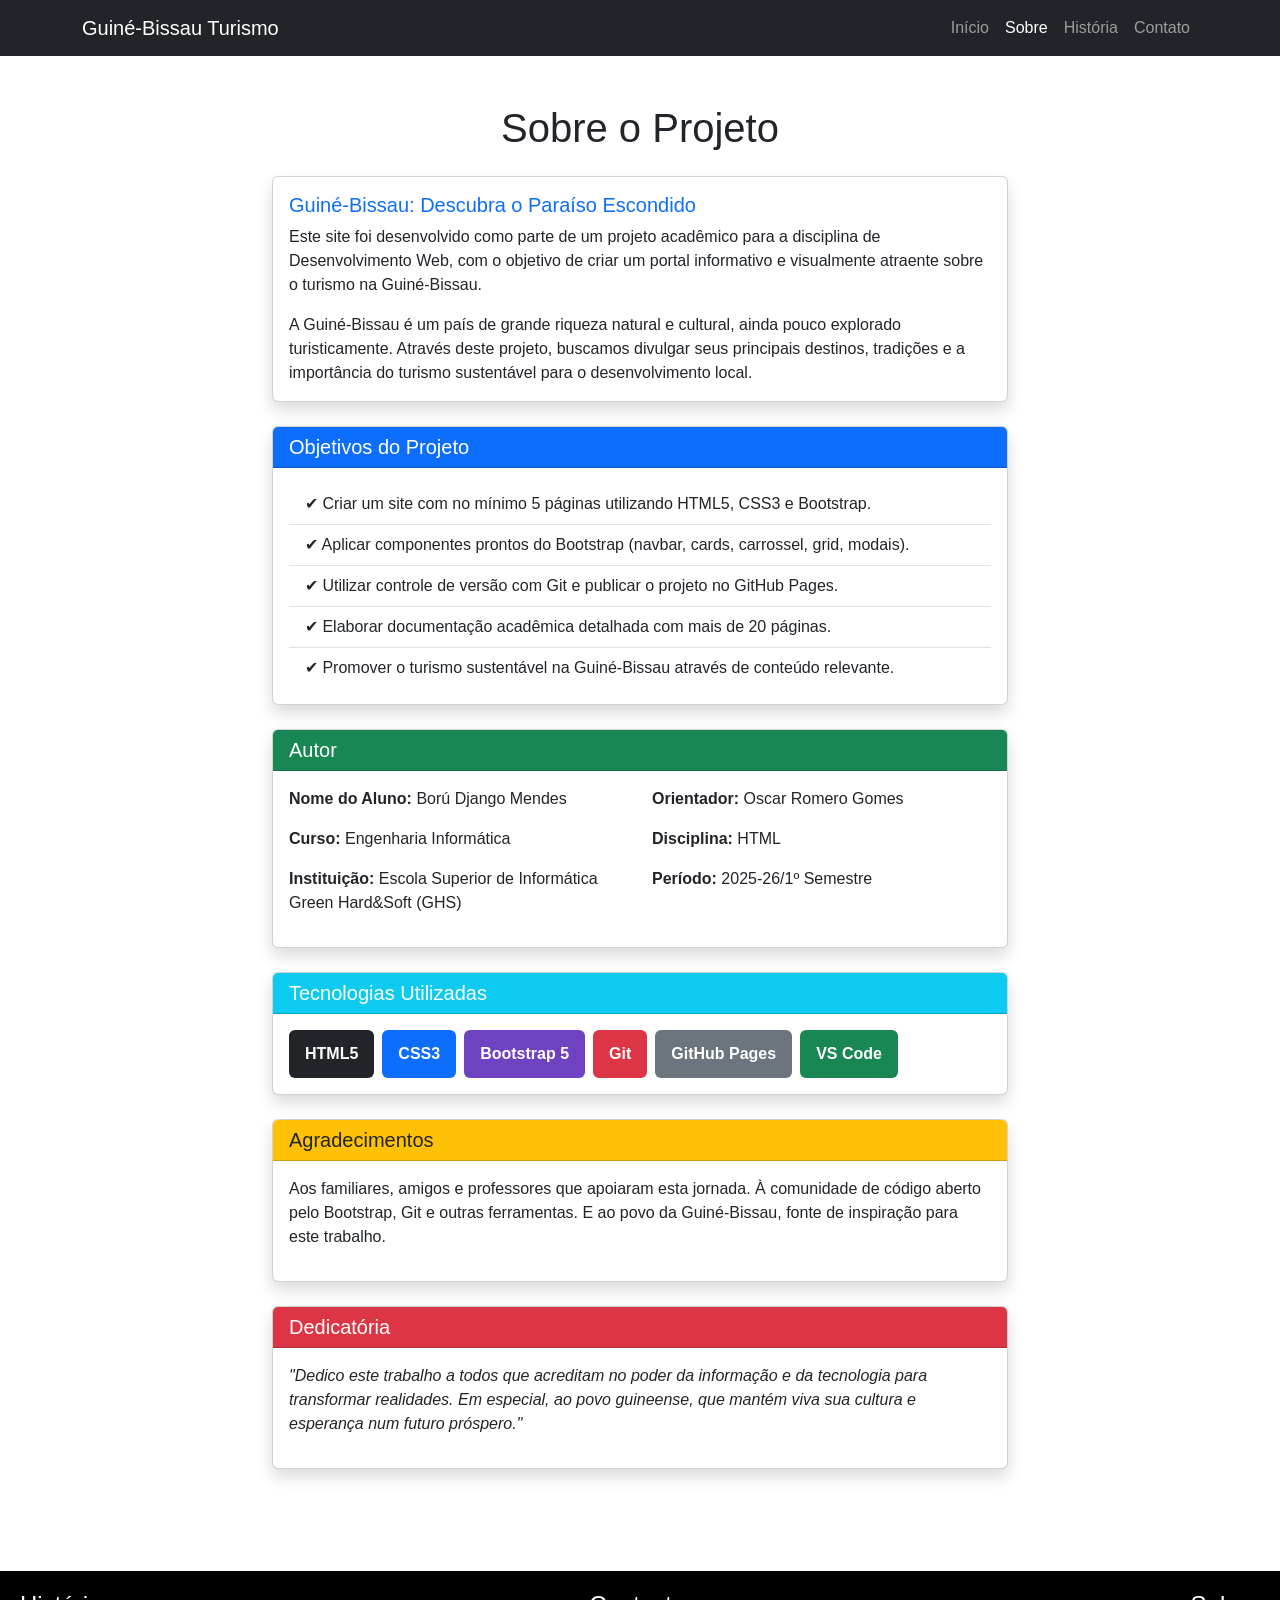
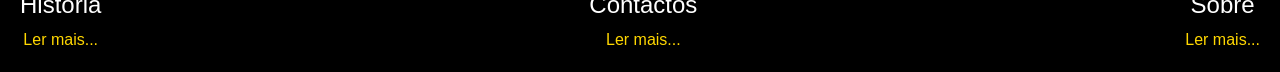
<file: sobre.html>
<!DOCTYPE html>
<html lang="pt">
<head>
    <meta charset="UTF-8">
    <meta name="viewport" content="width=device-width, initial-scale=1.0">
    <title>Sobre o Projeto - Guiné-Bissau Turismo</title>
    <!-- Bootstrap CSS e Bootstrap js -->
     <link rel="stylesheet" href="bootstrap-5.3.3-dist/css/bootstrap.min.css">
     <script src="bootstrap-5.3.3-dist/js/bootstrap.bundle.min.js"></script>
    <!-- CSS personalizado -->
    <link rel="stylesheet" href="css/Style.css">
</head>
<body>
    <nav class="navbar navbar-expand-lg navbar-dark bg-dark">
        <div class="container">
            <a class="navbar-brand" href="index.html">Guiné-Bissau Turismo</a>
            <button class="navbar-toggler" type="button" data-bs-toggle="collapse" data-bs-target="#navbarNav">
                <span class="navbar-toggler-icon"></span>
            </button>
            <div class="collapse navbar-collapse" id="navbarNav">
                <ul class="navbar-nav ms-auto">
                    <li class="nav-item"><a class="nav-link" href="index.html">Início</a></li>
                    <li class="nav-item"><a class="nav-link active" href="sobre.html">Sobre</a></li>
                    <li class="nav-item"><a class="nav-link" href="historia.html">História</a></li>
                    <li class="nav-item"><a class="nav-link" href="contato.html">Contato</a></li>
                </ul>
            </div>
        </div>
    </nav>

    <!-- Conteúdo principal -->
    <main class="container my-5"> <!--margem vertical de tamanho 5 -->
        <div class="row"> <!--linha que contem colunas-->
            <div class="col-lg-8 mx-auto">
                <!-- Título -->
                <h1 class="text-center mb-4">Sobre o Projeto</h1>
                
                <!-- Card com informações principais -->
                <div class="card shadow mb-4">
                    <div class="card-body">
                        <h5 class="card-title text-primary">Guiné-Bissau: Descubra o Paraíso Escondido</h5>
                        <p class="card-text">
                            Este site foi desenvolvido como parte de um projeto acadêmico para a disciplina de Desenvolvimento Web, 
                            com o objetivo de criar um portal informativo e visualmente atraente sobre o turismo na Guiné-Bissau.
                        </p>
                        <p class="card-text">
                            A Guiné‑Bissau é um país de grande riqueza natural e cultural, ainda pouco explorado turisticamente. 
                            Através deste projeto, buscamos divulgar seus principais destinos, tradições e a importância do turismo 
                            sustentável para o desenvolvimento local.
                        </p>
                    </div>
                </div>

                <!-- Objetivos -->
                <div class="card shadow mb-4">
                    <div class="card-header bg-primary text-white">
                        <h5 class="mb-0">Objetivos do Projeto</h5>
                    </div>
                    <div class="card-body">
                        <ul class="list-group list-group-flush">
                            <li class="list-group-item">✔ Criar um site com no mínimo 5 páginas utilizando HTML5, CSS3 e Bootstrap.</li>
                            <li class="list-group-item">✔ Aplicar componentes prontos do Bootstrap (navbar, cards, carrossel, grid, modais).</li>
                            <li class="list-group-item">✔ Utilizar controle de versão com Git e publicar o projeto no GitHub Pages.</li>
                            <li class="list-group-item">✔ Elaborar documentação acadêmica detalhada com mais de 20 páginas.</li>
                            <li class="list-group-item">✔ Promover o turismo sustentável na Guiné-Bissau através de conteúdo relevante.</li>
                        </ul>
                    </div>
                </div>

                <!-- Autor -->
                <div class="card shadow mb-4">
                    <div class="card-header bg-success text-white">
                        <h5 class="mb-0">Autor</h5>
                    </div>
                    <div class="card-body">
                        <div class="row">
                            <div class="col-md-6">
                                <p><strong>Nome do Aluno:</strong> Ború Django Mendes</p>
                                <p><strong>Curso:</strong> Engenharia Informática</p>
                                <p><strong>Instituição:</strong> Escola Superior de Informática Green Hard&Soft (GHS)</p>
                            </div>
                            <div class="col-md-6">
                                <p><strong>Orientador:</strong> Oscar Romero Gomes</p>
                                <p><strong>Disciplina:</strong> HTML</p>
                                <p><strong>Período:</strong> 2025-26/1º Semestre</p>
                            </div>
                        </div>
                    </div>
                </div>

                

                <!-- Tecnologias utilizadas (ícones ou badges) -->
                <div class="card shadow mb-4">
                    <div class="card-header bg-info text-white">
                        <h5 class="mb-0">Tecnologias Utilizadas</h5>
                    </div>
                    <div class="card-body">
                        <div class="d-flex flex-wrap gap-2">
                            <span class="badge bg-dark fs-6 p-3">HTML5</span>
                            <span class="badge bg-primary fs-6 p-3">CSS3</span>
                            <span class="badge bg-purple fs-6 p-3" style="background-color:#6f42c1;">Bootstrap 5</span>
                            <span class="badge bg-danger fs-6 p-3">Git</span>
                            <span class="badge bg-secondary fs-6 p-3">GitHub Pages</span>
                            <span class="badge bg-success fs-6 p-3">VS Code</span>
                        </div>
                    </div>
                </div>

                <!-- Agradecimentos -->
                <div class="card shadow mb-4">
                    <div class="card-header bg-warning text-dark">
                        <h5 class="mb-0">Agradecimentos</h5>
                    </div>
                    <div class="card-body">
                        <p>
                            Aos familiares, amigos e professores que apoiaram esta jornada. 
                            À comunidade de código aberto pelo Bootstrap, Git e outras ferramentas. 
                            E ao povo da Guiné-Bissau, fonte de inspiração para este trabalho.
                        </p>
                    </div>
                </div>

                <!-- Dedicatória -->
                <div class="card shadow mb-4">
                    <div class="card-header bg-danger text-white">
                        <h5 class="mb-0">Dedicatória</h5>
                    </div>
                    <div class="card-body">
                        <p class="fst-italic">
                            "Dedico este trabalho a todos que acreditam no poder da informação e da tecnologia para 
                            transformar realidades. Em especial, ao povo guineense, que mantém viva sua cultura e 
                            esperança num futuro próspero."
                        </p>
                    </div>
                </div>
            </div>
        </div>
    </main>

    <!-- Rodapé -->
    <footer class="rodape">
        <div class="rodape-box">
            <h4>História</h4>
            <a href="historia.html">Ler mais...</a>
        </div>

        <div class="rodape-box">
            <h4>Contactos</h4>
            <a href="contato.html">Ler mais...</a>
        </div>

        <div class="rodape-box">
            <h4>Sobre</h4>
            <a href="sobre.html">Ler mais...</a>
        </div>
</footer>

</body>
</html>
</file>
<file: css/Style.css>
/* Ajustes personalizados para o site */
body {
    font-family: 'Segoe UI', Tahoma, Geneva, Verdana, sans-serif; /*define a fontr*/
}

/* selecionar todas as imgs dento de elementos com classe crousel-item*/
.carousel-item img {
    object-fit: cover; /*redimensionar a imagem para cobrir toda área, cortandose necessario*/
    height: 500px; /* Altura fixa para o carrossel */
}

.card-img-top {
    height: 200px;
    object-fit: cover;
}

/* Efeito hover nos cards da galeria */
.galeria-card {
    transition: transform 0.3s, box-shadow 0.3s; /* animação das mundaças nas propriedades trasform e box durante 0.3s*/
    cursor: pointer;
}
.galeria-card:hover {
    transform: scale(1.02);
    box-shadow: 0 10px 20px rgba(0,0,0,0.2); /* efeito flutuar move para cima ou para baixo*/
}

/* Rodapé fixo inferior */
html, body {
    height: 100%; /*ocupar toda a janela*/
}
body {
    display: flex; /* corpo flexivel */
    flex-direction: column;
}
main {
    flex: 1 0 auto; /*expandir e empuranado rodappe bara baixo*/
}
/* RODAPÉ */
.rodape {
    display: flex;
    justify-content: space-between;
    background: black;
    color: white; /*cor dos textos*/
    padding: 20px;
    margin-top: 30px;
    text-align: center;
    }
 .rodape a {
    color: #ffd700; /* cor da letra das link*/
    text-decoration: none;
}


.navbar-nav .nav-link:hover {
    color: blue !important;

}
    

.carousel-item.active .carousel-caption {
    animation: zoomIn 0.6s ease-out;
}

@keyframes zoomIn {
    from {
        opacity: 0;
        transform: scale(0.8);
    }
    to {
        opacity: 1;
        transform: scale(1);
    }
}
.carousel-item.active .carousel-caption {
    animation: slideInRight 0.8s ease;
}

@keyframes slideInRight {
    from {
        opacity: 0;
        transform: translatex(50px); 
    }
    to {
        opacity: 1;
        transform: translatex(0);    
    }
}
</file>
